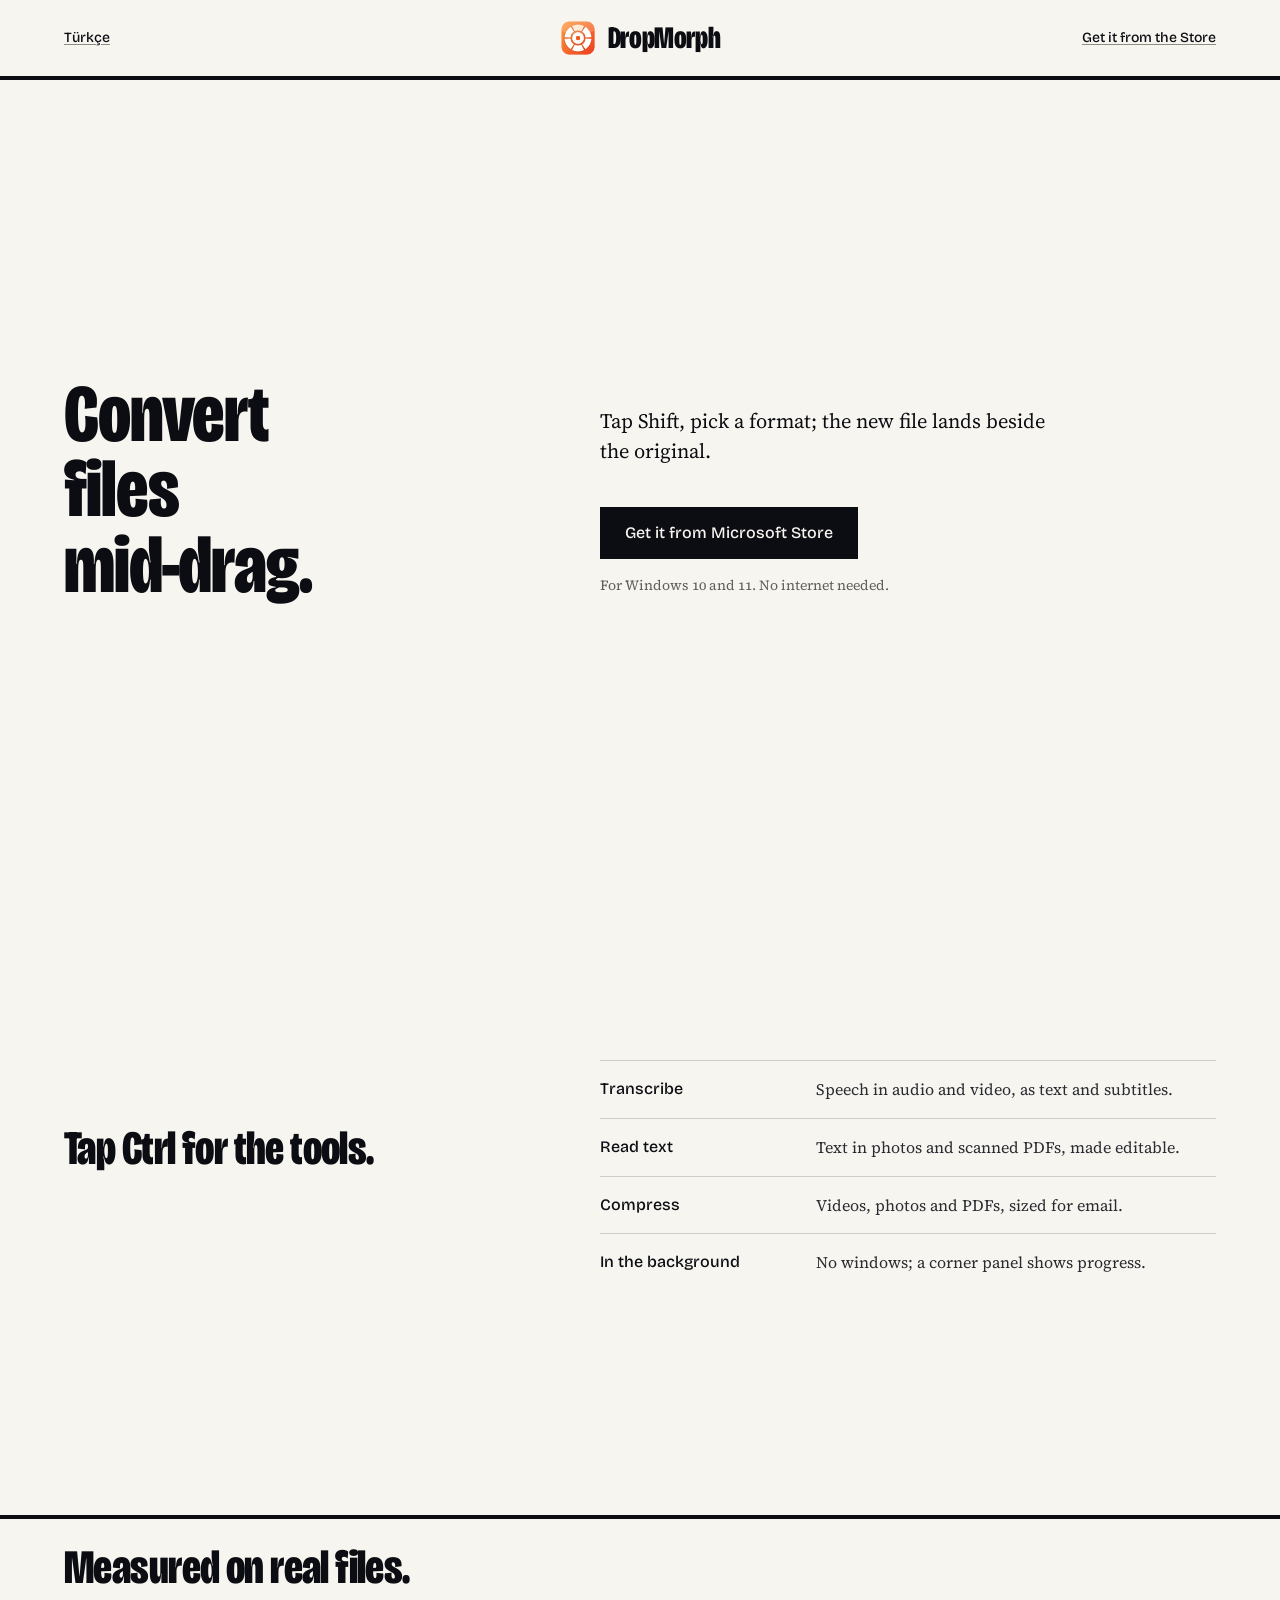
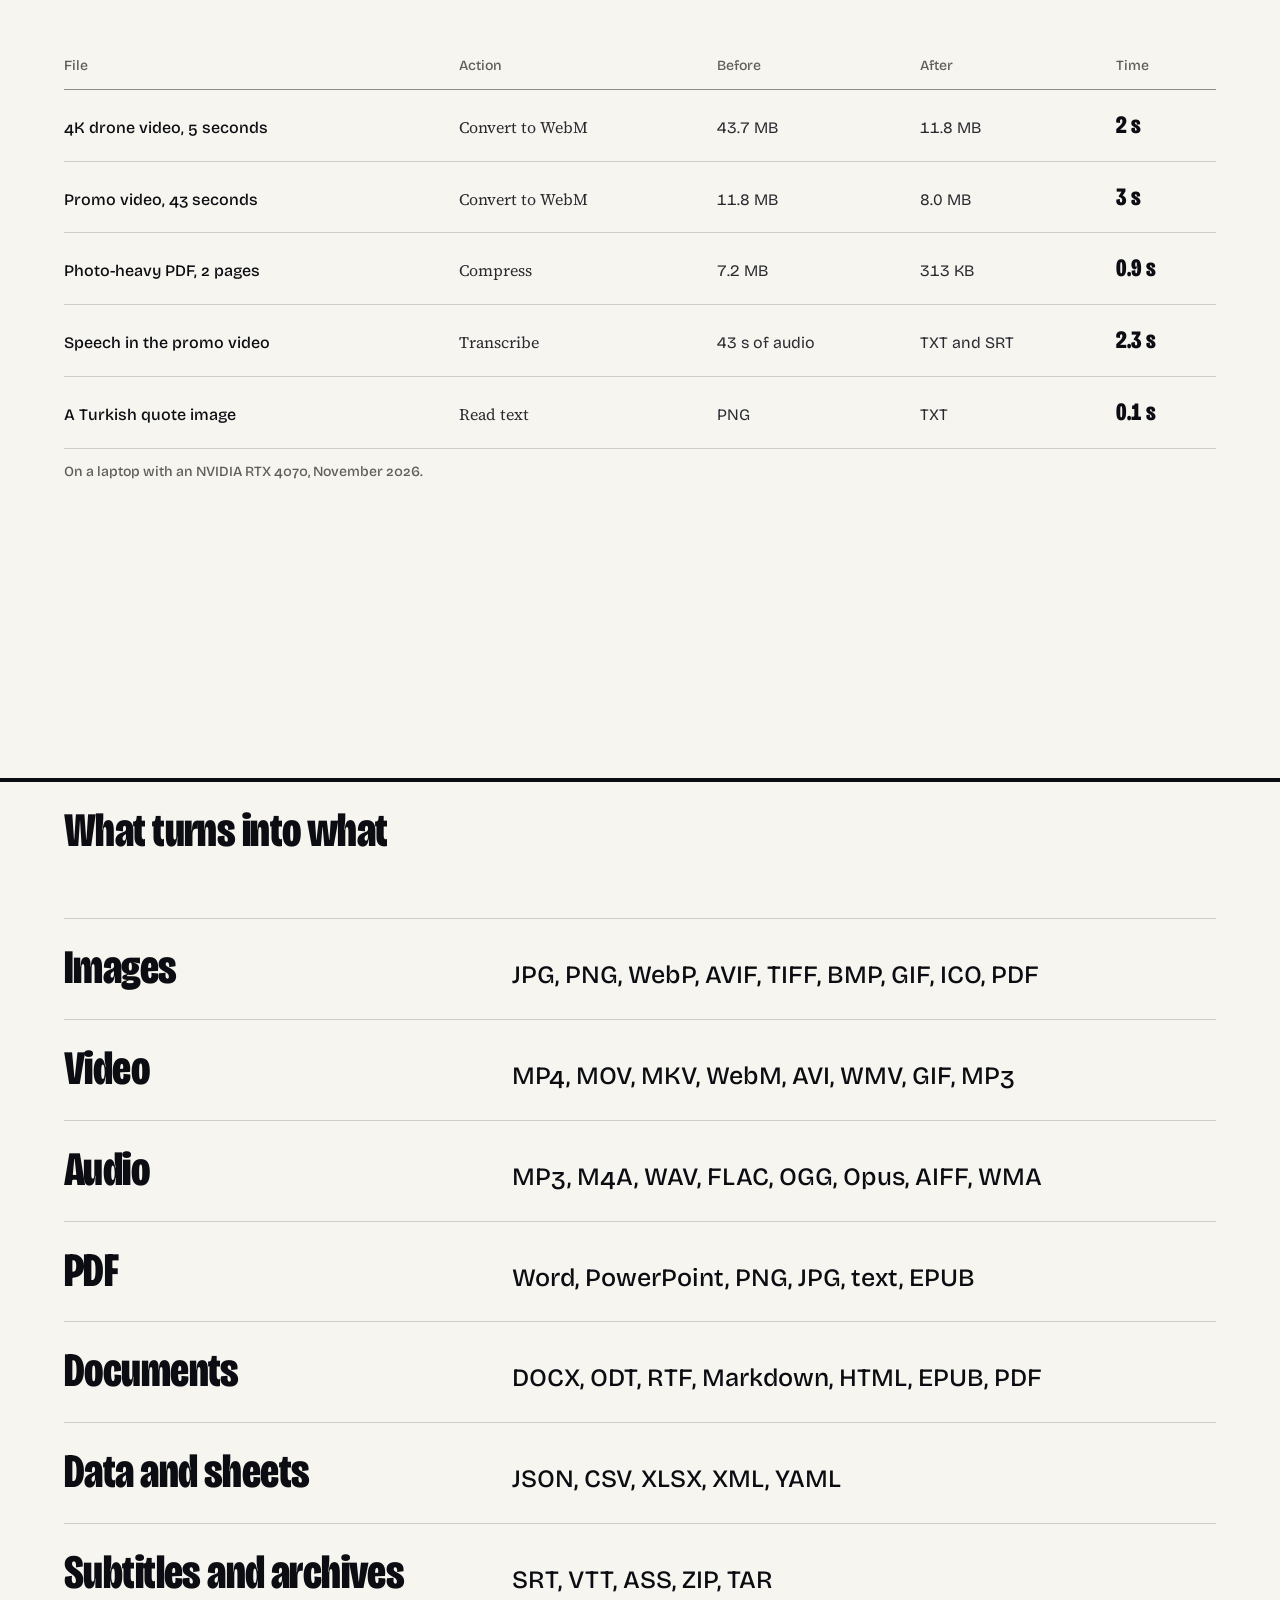
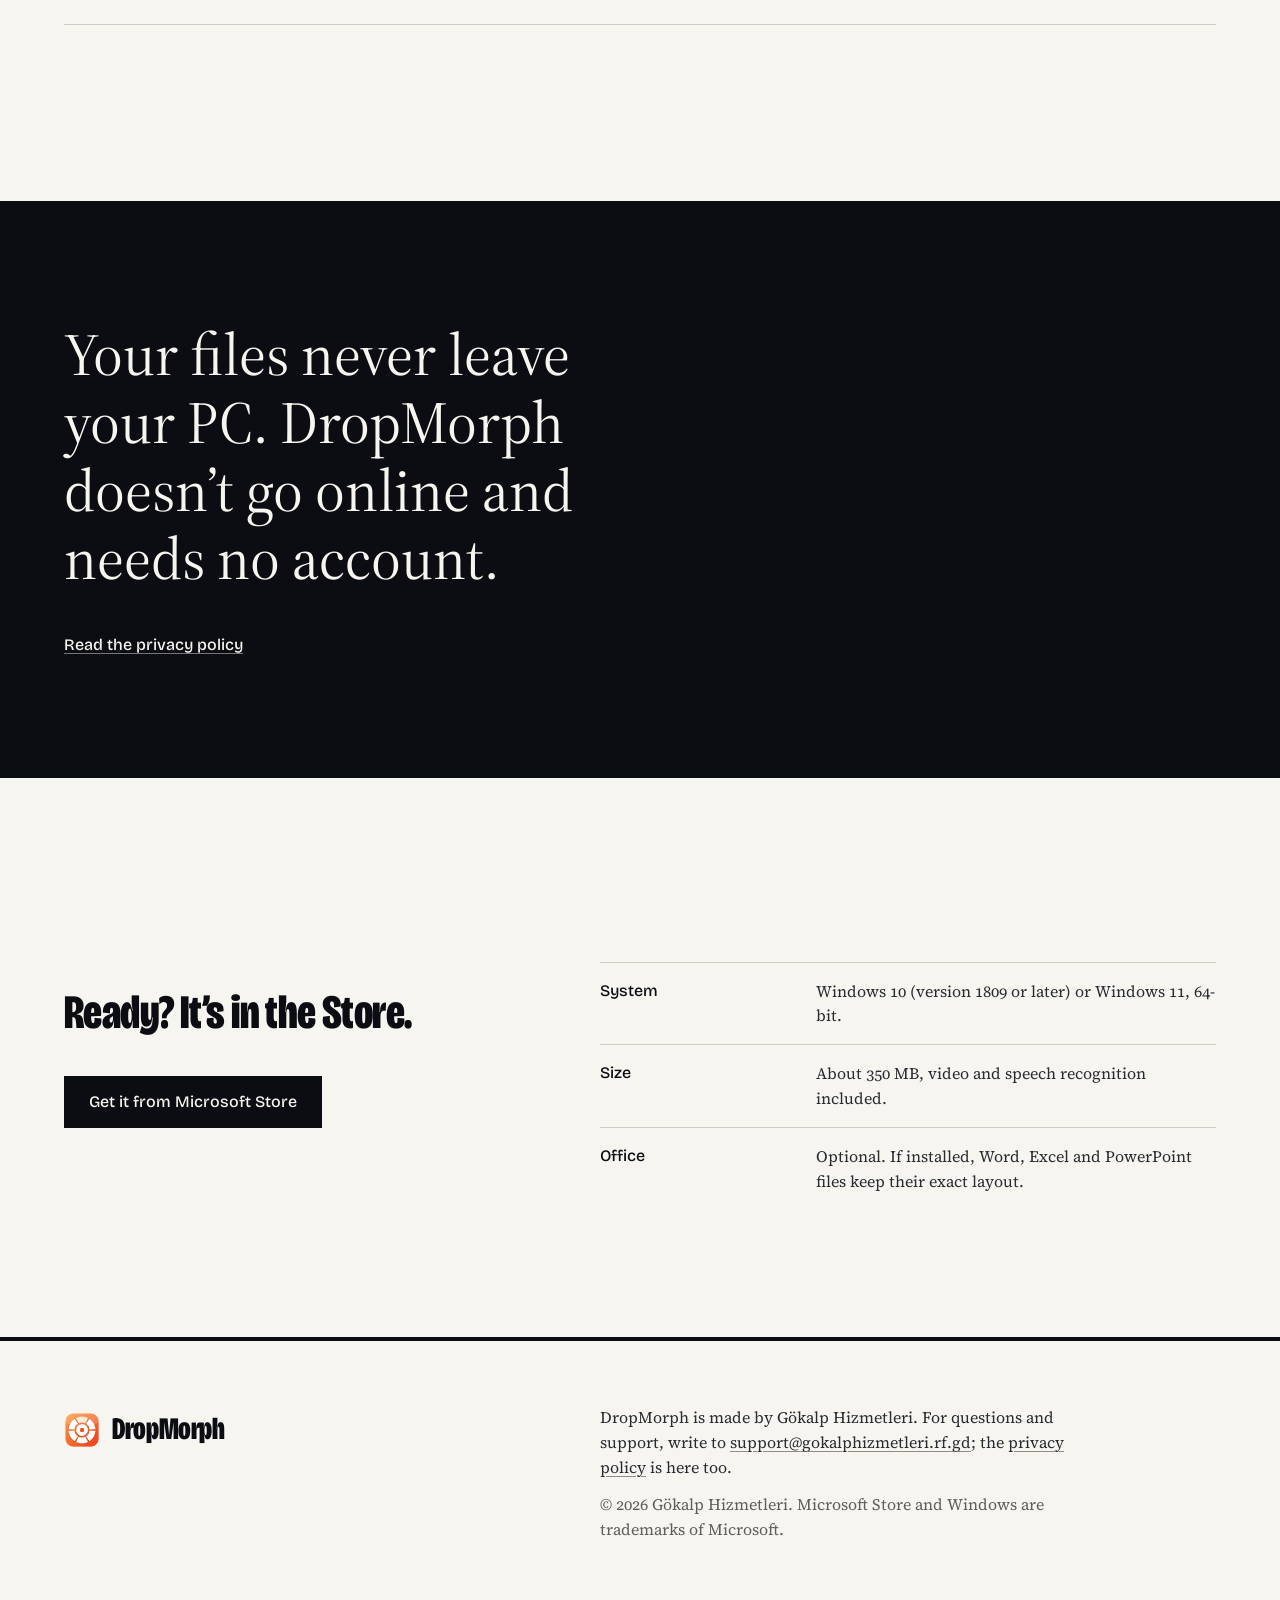
<file: index.html>
<!doctype html>
<html lang="tr">
<head>
<meta charset="utf-8">
<meta name="viewport" content="width=device-width, initial-scale=1">
<title>DropMorph: sürükle, Shift’e dokun, dönüştür</title>
<meta name="description" content="DropMorph, Windows için çevrimdışı dosya dönüştürücü: dosyayı sürüklerken Shift’e dokun, formatı seç, yenisi aynı klasöre gelir.">
<link rel="icon" href="img/icon.png">
<link rel="alternate" hreflang="tr" href="./">
<link rel="alternate" hreflang="en" href="en/">
<link rel="preconnect" href="https://fonts.googleapis.com">
<link rel="preconnect" href="https://fonts.gstatic.com" crossorigin>
<link href="https://fonts.googleapis.com/css2?family=Bricolage+Grotesque:opsz,wdth,wght@12..96,75..100,500..800&family=Source+Serif+4:ital,opsz,wght@0,8..60,400;1,8..60,400&display=swap" rel="stylesheet">
<link rel="stylesheet" href="site.css">
<script>
  // Türkçe olmayan tarayıcıları İngilizce sayfaya yönlendir (bir kez seçim yapıldıysa ona uy)
  try {
    var pick = localStorage.getItem('dm-lang');
    if (pick === 'en' || (!pick && !/^tr\b/i.test(navigator.language || ''))) location.replace('en/');
  } catch (e) {}
</script>
</head>
<body>
<a class="skip" href="#main">İçeriğe geç</a>

<header class="masthead">
  <nav class="container" aria-label="Ana menü">
    <a href="en/" hreflang="en" lang="en" data-lang="en">English</a>
    <a class="wordmark" href="./" aria-label="DropMorph ana sayfa"><img src="img/icon.png" width="36" height="36" alt="">DropMorph</a>
    <a class="masthead__end" href="https://apps.microsoft.com/detail/9NZP9TCX924Z">Store’dan al</a>
  </nav>
</header>

<main id="main">
  <section class="hero">
    <div class="container hero__grid">
      <h1>Dosyayı<br>sürüklerken<br>dönüştür.</h1>
      <div class="hero__side">
        <p class="lead">Shift’e dokun, formatı seç; yeni dosya aynı klasöre gelir.</p>
        <div class="hero__actions">
          <a class="btn" href="https://apps.microsoft.com/detail/9NZP9TCX924Z">Microsoft Store’dan al</a>
        </div>
        <p class="hero__note">Windows 10 ve 11 için. İnternet gerekmez.</p>
      </div>
    </div>
  </section>

  <section class="section section--s" aria-labelledby="tools">
    <div class="container split">
      <div>
        <h2 id="tools">Ctrl’ye dokun, araçlar açılır.</h2>
      </div>
      <dl class="facts">
          <div><dt>Yazıya dök</dt><dd>Ses ve videodaki konuşma, metin ve SRT altyazı olarak.</dd></div>
          <div><dt>Metni oku</dt><dd>Fotoğraftaki ve taranmış PDF’teki yazı, düzenlenebilir metin olarak.</dd></div>
          <div><dt>Sıkıştır</dt><dd>E-postaya sığmayan videolar, fotoğraflar ve PDF’ler için.</dd></div>
        <div><dt>Arka planda</dt><dd>Pencere açılmaz; köşedeki küçük panel ilerlemeyi gösterir.</dd></div>
      </dl>
    </div>
  </section>

  <section class="section section--s" aria-labelledby="measured">
    <div class="container opens">
      <h2 id="measured">Gerçek dosyalarla ölçtük.</h2>
      <div class="table-wrap">
        <table class="measure">
          <thead><tr><th scope="col">Dosya</th><th scope="col">İşlem</th><th scope="col">Önce</th><th scope="col">Sonra</th><th scope="col">Süre</th></tr></thead>
          <tbody>
            <tr><td>4K drone videosu, 5 saniye</td><td>WebM’e çevir</td><td class="num">43,7 MB</td><td class="num">11,8 MB</td><td class="num num--strong">2 sn</td></tr>
            <tr><td>Tanıtım videosu, 43 saniye</td><td>WebM’e çevir</td><td class="num">11,8 MB</td><td class="num">8,0 MB</td><td class="num num--strong">3 sn</td></tr>
            <tr><td>Fotoğraflı PDF, 2 sayfa</td><td>Sıkıştır</td><td class="num">7,2 MB</td><td class="num">313 KB</td><td class="num num--strong">0,9 sn</td></tr>
            <tr><td>Tanıtım videosundaki konuşma</td><td>Yazıya dök</td><td class="num">43 sn ses</td><td class="num">TXT ve SRT</td><td class="num num--strong">2,3 sn</td></tr>
            <tr><td>Türkçe bir teklif görseli</td><td>Metni oku</td><td class="num">PNG</td><td class="num">TXT</td><td class="num num--strong">0,1 sn</td></tr>
          </tbody>
        </table>
      </div>
      <p class="caption">NVIDIA RTX 4070’li bir dizüstü bilgisayarda, Kasım 2026.</p>
    </div>
  </section>


  <section class="section section--l" aria-labelledby="formats">
    <div class="container opens">
      <h2 id="formats">Neyi neye çevirir</h2>
      <ul class="index">
        <li><h3>Görsel</h3><p>JPG, PNG, WebP, AVIF, TIFF, BMP, GIF, ICO, PDF</p></li>
        <li><h3>Video</h3><p>MP4, MOV, MKV, WebM, AVI, WMV, GIF, MP3</p></li>
        <li><h3>Ses</h3><p>MP3, M4A, WAV, FLAC, OGG, Opus, AIFF, WMA</p></li>
        <li><h3>PDF</h3><p>Word, PowerPoint, PNG, JPG, metin, EPUB</p></li>
        <li><h3>Belge</h3><p>DOCX, ODT, RTF, Markdown, HTML, EPUB, PDF</p></li>
        <li><h3>Veri ve tablo</h3><p>JSON, CSV, XLSX, XML, YAML</p></li>
        <li><h3>Altyazı ve arşiv</h3><p>SRT, VTT, ASS, ZIP, TAR</p></li>
      </ul>
    </div>
  </section>

  <section class="band section--s" aria-label="Gizlilik">
    <div class="container">
      <p class="statement">Dosyaların bilgisayarından hiç çıkmaz. DropMorph internete bağlanmaz, hesap istemez.</p>
      <p class="band__link"><a href="gizlilik/">Gizlilik politikasını oku</a></p>
    </div>
  </section>

  <section class="section" aria-labelledby="get">
    <div class="container split">
      <div>
        <h2 id="get">Hazırsan, Store’da.</h2>
        <div class="hero__actions">
          <a class="btn" href="https://apps.microsoft.com/detail/9NZP9TCX924Z">Microsoft Store’dan al</a>
        </div>
      </div>
      <dl class="facts">
          <div><dt>Sistem</dt><dd>Windows 10 (1809 ve sonrası) ya da Windows 11, 64 bit.</dd></div>
          <div><dt>Boyut</dt><dd>Yaklaşık 350 MB; video ve konuşma tanıma dahil.</dd></div>
          <div><dt>Office</dt><dd>İsteğe bağlı. Kuruluysa Word, Excel ve PowerPoint birebir düzenle çevrilir.</dd></div>
      </dl>
    </div>
  </section>
</main>

<footer class="colophon">
  <div class="container">
    <a class="wordmark" href="./" aria-label="DropMorph ana sayfa"><img src="img/icon.png" width="36" height="36" alt="">DropMorph</a>
    <div>
      <p>DropMorph, Gökalp Hizmetleri’nin ürünüdür. Sorular ve destek için <a href="mailto:support@gokalphizmetleri.rf.gd">support@gokalphizmetleri.rf.gd</a> adresine yaz; <a href="gizlilik/">gizlilik politikası</a> da burada.</p>
      <p>© 2026 Gökalp Hizmetleri. Microsoft Store ve Windows, Microsoft’un ticari markalarıdır.</p>
    </div>
  </div>
</footer>

<script>
  document.querySelectorAll('[data-lang]').forEach(function (a) {
    a.addEventListener('click', function () { try { localStorage.setItem('dm-lang', a.dataset.lang); } catch (e) {} });
  });
</script>
</body>
</html>
</file>
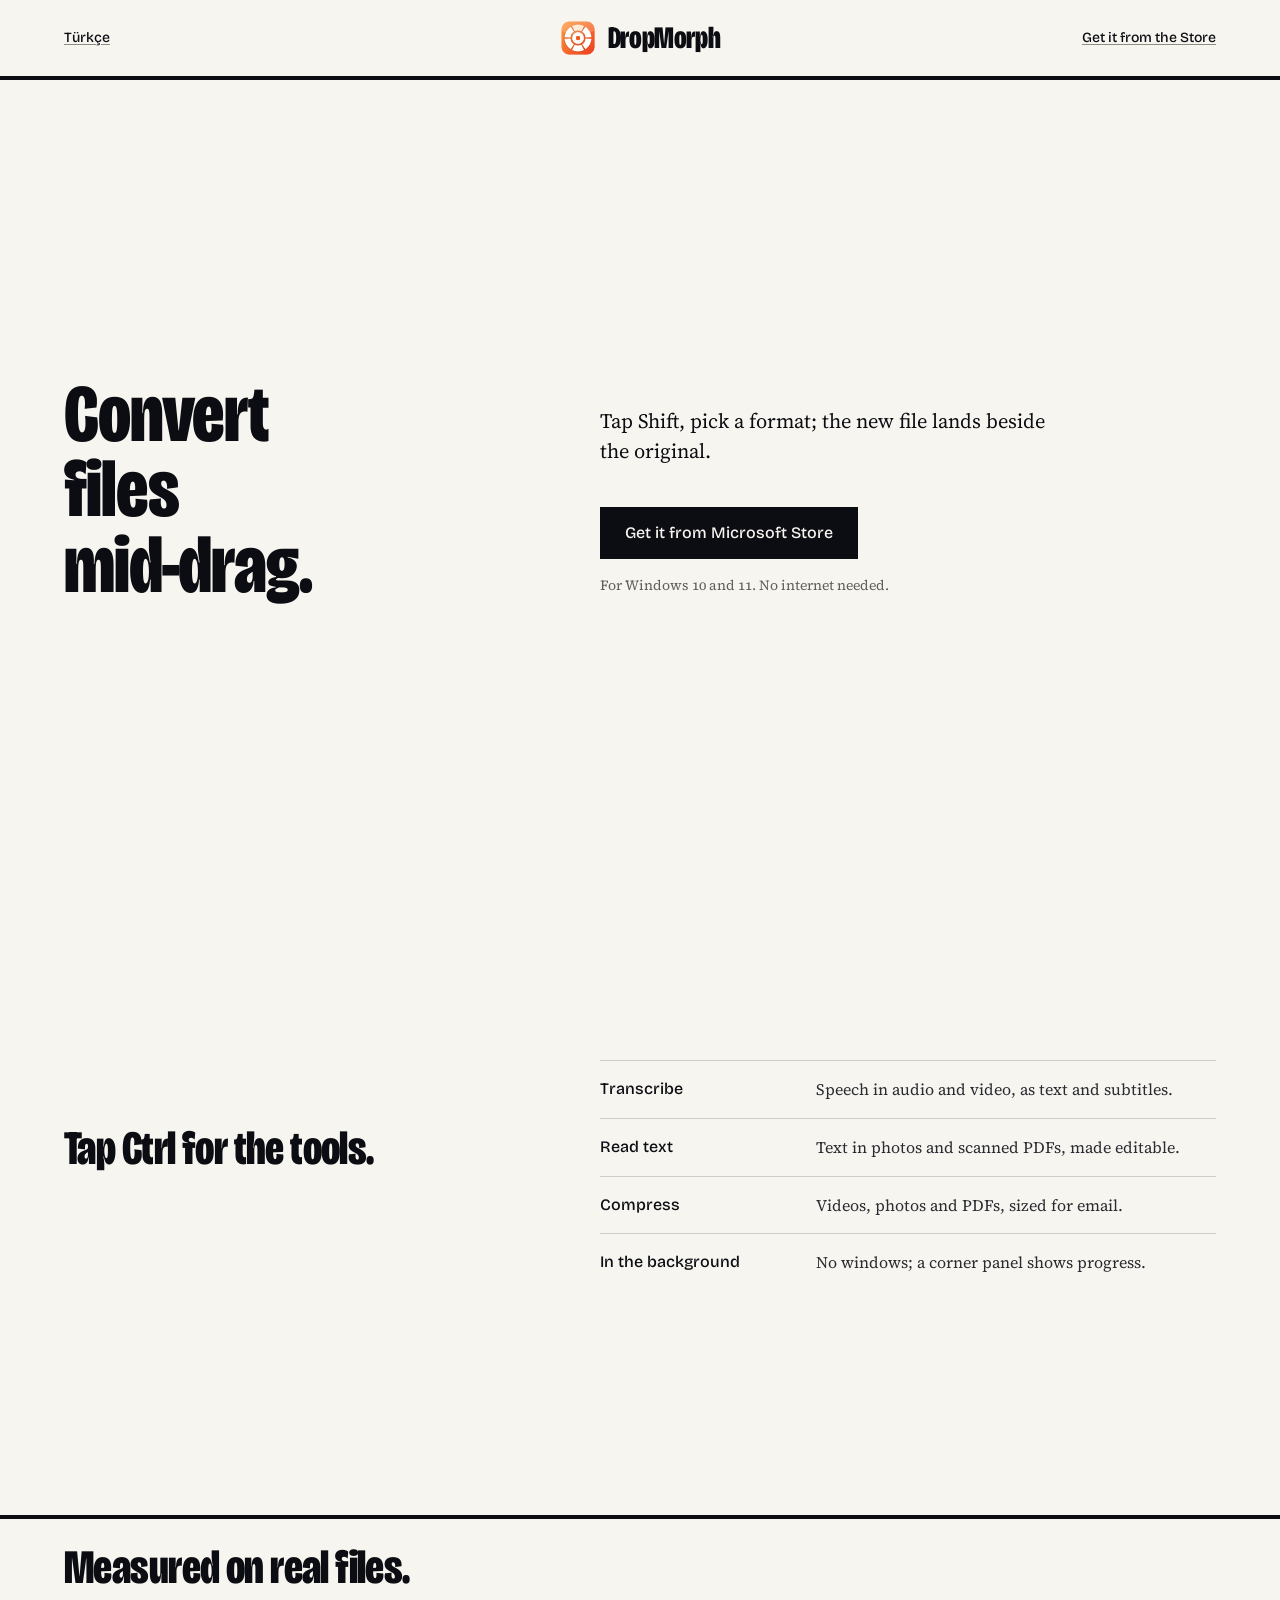
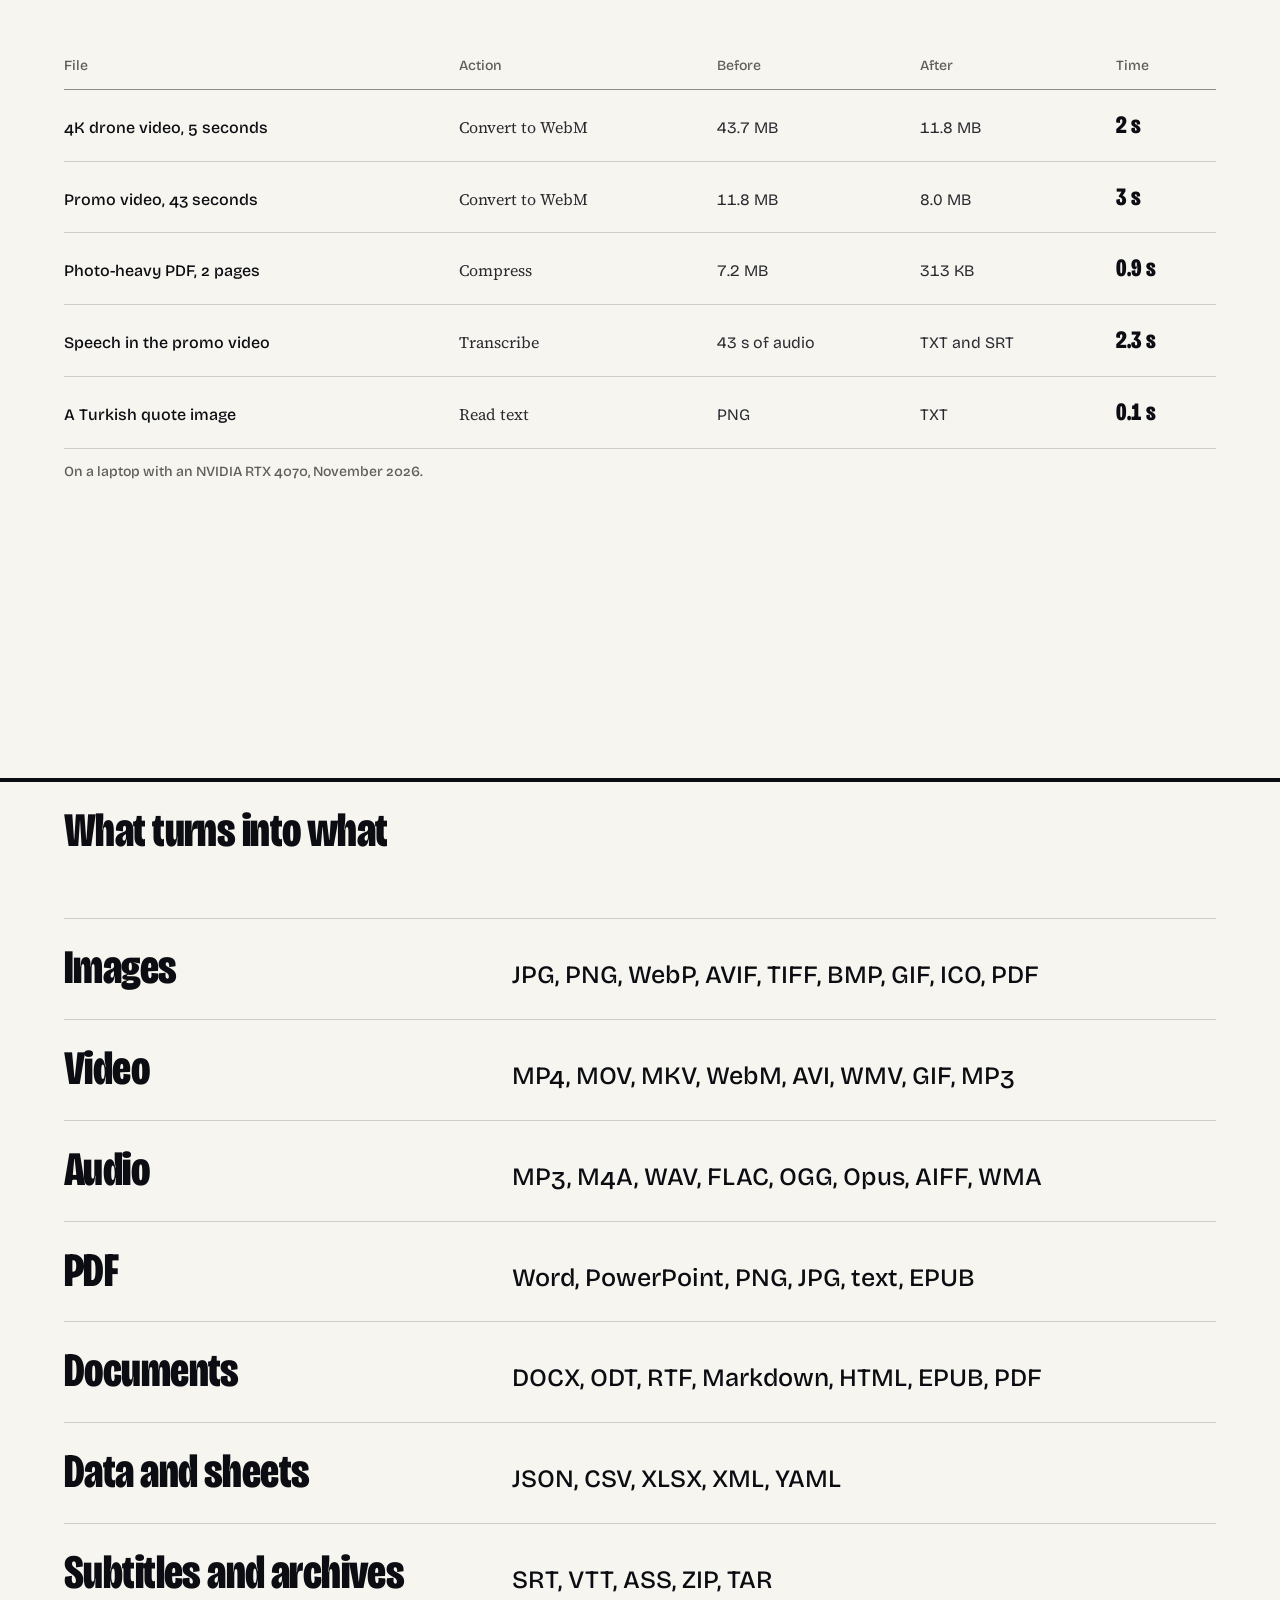
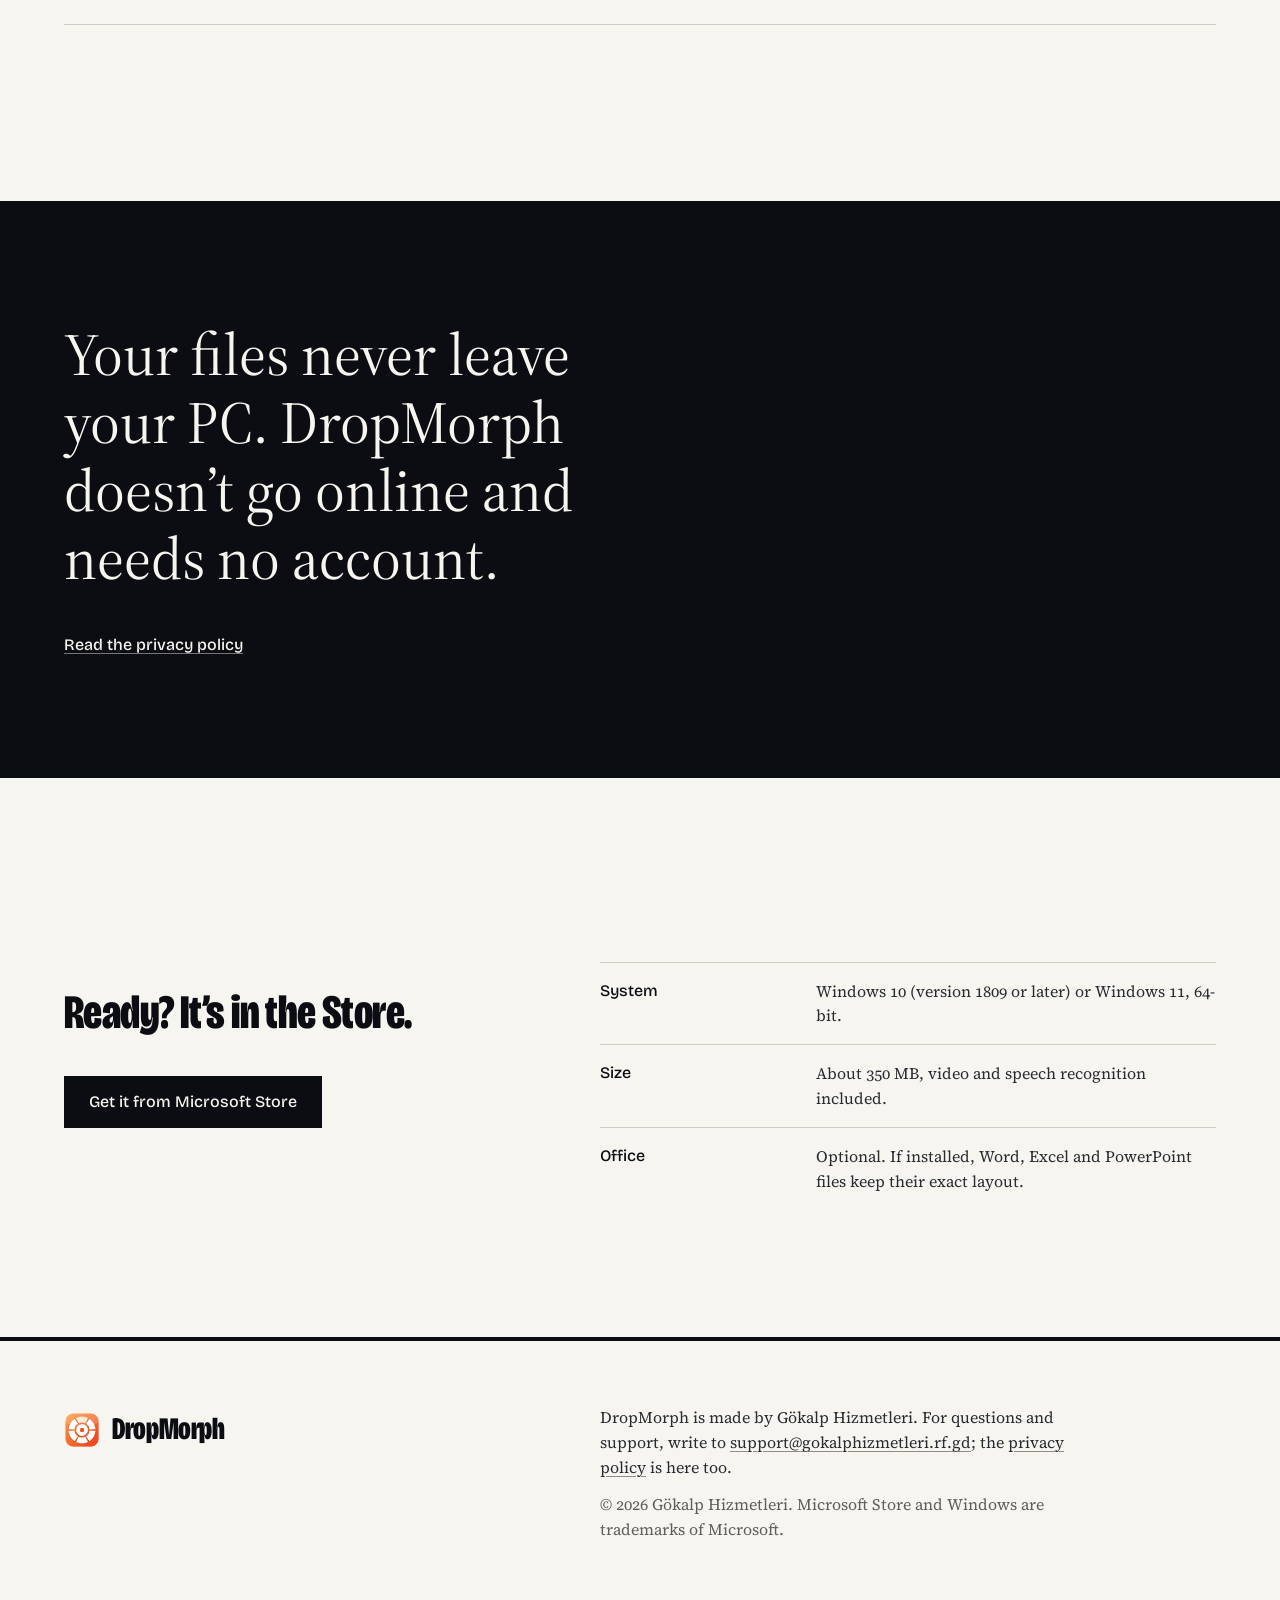
<file: en/index.html>
<!doctype html>
<html lang="en">
<head>
<meta charset="utf-8">
<meta name="viewport" content="width=device-width, initial-scale=1">
<title>DropMorph: drag, tap Shift, convert</title>
<meta name="description" content="DropMorph is an offline file converter for Windows: tap Shift while dragging a file, pick a format, and the new file lands in the same folder.">
<link rel="icon" href="../img/icon.png">
<link rel="alternate" hreflang="tr" href="../">
<link rel="alternate" hreflang="en" href="./">
<link rel="preconnect" href="https://fonts.googleapis.com">
<link rel="preconnect" href="https://fonts.gstatic.com" crossorigin>
<link href="https://fonts.googleapis.com/css2?family=Bricolage+Grotesque:opsz,wdth,wght@12..96,75..100,500..800&family=Source+Serif+4:ital,opsz,wght@0,8..60,400;1,8..60,400&display=swap" rel="stylesheet">
<link rel="stylesheet" href="../site.css">
</head>
<body>
<a class="skip" href="#main">Skip to content</a>

<header class="masthead">
  <nav class="container" aria-label="Main">
    <a href="../" hreflang="tr" lang="tr" data-lang="tr">Türkçe</a>
    <a class="wordmark" href="./" aria-label="DropMorph home"><img src="../img/icon.png" width="36" height="36" alt="">DropMorph</a>
    <a class="masthead__end" href="https://apps.microsoft.com/detail/9NZP9TCX924Z">Get it from the Store</a>
  </nav>
</header>

<main id="main">
  <section class="hero">
    <div class="container hero__grid">
      <h1>Convert<br>files<br>mid-drag.</h1>
      <div class="hero__side">
        <p class="lead">Tap Shift, pick a format; the new file lands beside the original.</p>
        <div class="hero__actions">
          <a class="btn" href="https://apps.microsoft.com/detail/9NZP9TCX924Z">Get it from Microsoft Store</a>
        </div>
        <p class="hero__note">For Windows 10 and 11. No internet needed.</p>
      </div>
    </div>
  </section>

  <section class="section section--s" aria-labelledby="tools">
    <div class="container split">
      <div>
        <h2 id="tools">Tap Ctrl for the tools.</h2>
      </div>
      <dl class="facts">
          <div><dt>Transcribe</dt><dd>Speech in audio and video, as text and subtitles.</dd></div>
          <div><dt>Read text</dt><dd>Text in photos and scanned PDFs, made editable.</dd></div>
          <div><dt>Compress</dt><dd>Videos, photos and PDFs, sized for email.</dd></div>
        <div><dt>In the background</dt><dd>No windows; a corner panel shows progress.</dd></div>
      </dl>
    </div>
  </section>

  <section class="section section--s" aria-labelledby="measured">
    <div class="container opens">
      <h2 id="measured">Measured on real files.</h2>
      <div class="table-wrap">
        <table class="measure">
          <thead><tr><th scope="col">File</th><th scope="col">Action</th><th scope="col">Before</th><th scope="col">After</th><th scope="col">Time</th></tr></thead>
          <tbody>
            <tr><td>4K drone video, 5 seconds</td><td>Convert to WebM</td><td class="num">43.7 MB</td><td class="num">11.8 MB</td><td class="num num--strong">2 s</td></tr>
            <tr><td>Promo video, 43 seconds</td><td>Convert to WebM</td><td class="num">11.8 MB</td><td class="num">8.0 MB</td><td class="num num--strong">3 s</td></tr>
            <tr><td>Photo-heavy PDF, 2 pages</td><td>Compress</td><td class="num">7.2 MB</td><td class="num">313 KB</td><td class="num num--strong">0.9 s</td></tr>
            <tr><td>Speech in the promo video</td><td>Transcribe</td><td class="num">43 s of audio</td><td class="num">TXT and SRT</td><td class="num num--strong">2.3 s</td></tr>
            <tr><td>A Turkish quote image</td><td>Read text</td><td class="num">PNG</td><td class="num">TXT</td><td class="num num--strong">0.1 s</td></tr>
          </tbody>
        </table>
      </div>
      <p class="caption">On a laptop with an NVIDIA RTX 4070, November 2026.</p>
    </div>
  </section>


  <section class="section section--l" aria-labelledby="formats">
    <div class="container opens">
      <h2 id="formats">What turns into what</h2>
      <ul class="index">
        <li><h3>Images</h3><p>JPG, PNG, WebP, AVIF, TIFF, BMP, GIF, ICO, PDF</p></li>
        <li><h3>Video</h3><p>MP4, MOV, MKV, WebM, AVI, WMV, GIF, MP3</p></li>
        <li><h3>Audio</h3><p>MP3, M4A, WAV, FLAC, OGG, Opus, AIFF, WMA</p></li>
        <li><h3>PDF</h3><p>Word, PowerPoint, PNG, JPG, text, EPUB</p></li>
        <li><h3>Documents</h3><p>DOCX, ODT, RTF, Markdown, HTML, EPUB, PDF</p></li>
        <li><h3>Data and sheets</h3><p>JSON, CSV, XLSX, XML, YAML</p></li>
        <li><h3>Subtitles and archives</h3><p>SRT, VTT, ASS, ZIP, TAR</p></li>
      </ul>
    </div>
  </section>

  <section class="band section--s" aria-label="Privacy">
    <div class="container">
      <p class="statement">Your files never leave your PC. DropMorph doesn’t go online and needs no account.</p>
      <p class="band__link"><a href="privacy/">Read the privacy policy</a></p>
    </div>
  </section>

  <section class="section" aria-labelledby="get">
    <div class="container split">
      <div>
        <h2 id="get">Ready? It’s in the Store.</h2>
        <div class="hero__actions">
          <a class="btn" href="https://apps.microsoft.com/detail/9NZP9TCX924Z">Get it from Microsoft Store</a>
        </div>
      </div>
      <dl class="facts">
          <div><dt>System</dt><dd>Windows 10 (version 1809 or later) or Windows 11, 64-bit.</dd></div>
          <div><dt>Size</dt><dd>About 350 MB, video and speech recognition included.</dd></div>
          <div><dt>Office</dt><dd>Optional. If installed, Word, Excel and PowerPoint files keep their exact layout.</dd></div>
      </dl>
    </div>
  </section>
</main>

<footer class="colophon">
  <div class="container">
    <a class="wordmark" href="./" aria-label="DropMorph home"><img src="../img/icon.png" width="36" height="36" alt="">DropMorph</a>
    <div>
      <p>DropMorph is made by Gökalp Hizmetleri. For questions and support, write to <a href="mailto:support@gokalphizmetleri.rf.gd">support@gokalphizmetleri.rf.gd</a>; the <a href="privacy/">privacy policy</a> is here too.</p>
      <p>© 2026 Gökalp Hizmetleri. Microsoft Store and Windows are trademarks of Microsoft.</p>
    </div>
  </div>
</footer>

<script>
  document.querySelectorAll('[data-lang]').forEach(function (a) {
    a.addEventListener('click', function () { try { localStorage.setItem('dm-lang', a.dataset.lang); } catch (e) {} });
  });
</script>
</body>
</html>
</file>
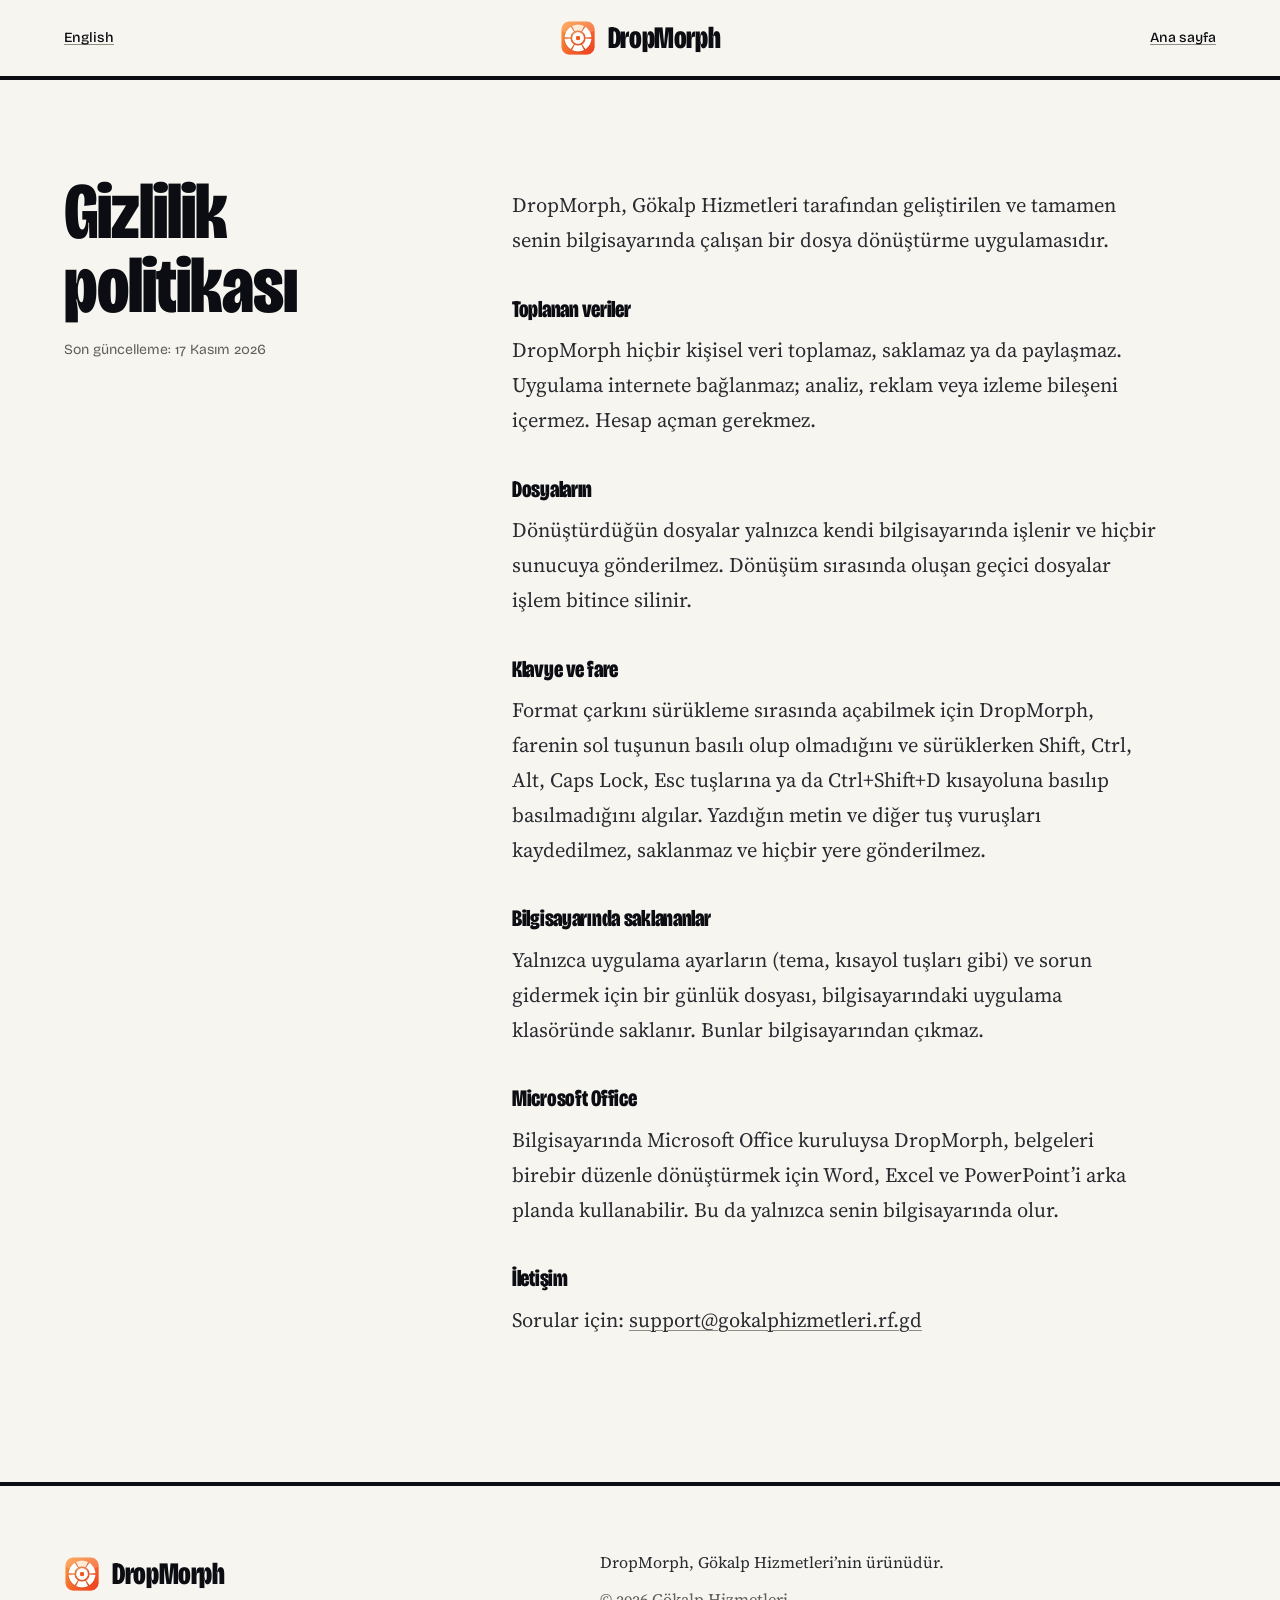
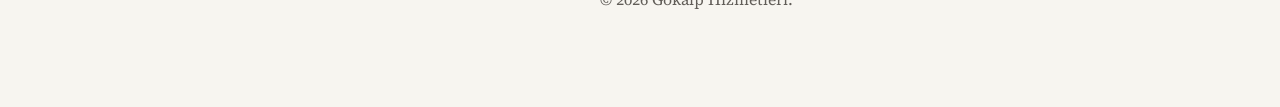
<file: gizlilik/index.html>
<!doctype html>
<html lang="tr">
<head>
<meta charset="utf-8">
<meta name="viewport" content="width=device-width, initial-scale=1">
<title>DropMorph gizlilik politikası</title>
<meta name="description" content="DropMorph hiçbir kişisel veri toplamaz; dosyalar yalnızca kendi bilgisayarında işlenir.">
<link rel="icon" href="../img/icon.png">
<link rel="alternate" hreflang="tr" href="./">
<link rel="alternate" hreflang="en" href="../en/privacy/">
<link rel="preconnect" href="https://fonts.googleapis.com">
<link rel="preconnect" href="https://fonts.gstatic.com" crossorigin>
<link href="https://fonts.googleapis.com/css2?family=Bricolage+Grotesque:opsz,wdth,wght@12..96,75..100,500..800&family=Source+Serif+4:ital,opsz,wght@0,8..60,400;1,8..60,400&display=swap" rel="stylesheet">
<link rel="stylesheet" href="../site.css">
</head>
<body>
<a class="skip" href="#main">İçeriğe geç</a>
<header class="masthead">
  <nav class="container" aria-label="Ana menü">
    <a href="../en/privacy/" hreflang="en" lang="en">English</a>
    <a class="wordmark" href="../" aria-label="DropMorph ana sayfa"><img src="../img/icon.png" width="36" height="36" alt="">DropMorph</a>
    <a class="masthead__end" href="../">Ana sayfa</a>
  </nav>
</header>

<main id="main" class="doc">
  <div class="container">
    <div>
      <h1>Gizlilik politikası</h1>
      <time datetime="2026-11-17">Son güncelleme: 17 Kasım 2026</time>
    </div>
    <article>
      <p>DropMorph, Gökalp Hizmetleri tarafından geliştirilen ve tamamen senin bilgisayarında çalışan bir dosya dönüştürme uygulamasıdır.</p>

      <h2>Toplanan veriler</h2>
      <p>DropMorph hiçbir kişisel veri toplamaz, saklamaz ya da paylaşmaz. Uygulama internete bağlanmaz; analiz, reklam veya izleme bileşeni içermez. Hesap açman gerekmez.</p>

      <h2>Dosyaların</h2>
      <p>Dönüştürdüğün dosyalar yalnızca kendi bilgisayarında işlenir ve hiçbir sunucuya gönderilmez. Dönüşüm sırasında oluşan geçici dosyalar işlem bitince silinir.</p>

      <h2>Klavye ve fare</h2>
      <p>Format çarkını sürükleme sırasında açabilmek için DropMorph, farenin sol tuşunun basılı olup olmadığını ve sürüklerken Shift, Ctrl, Alt, Caps Lock, Esc tuşlarına ya da Ctrl+Shift+D kısayoluna basılıp basılmadığını algılar. Yazdığın metin ve diğer tuş vuruşları kaydedilmez, saklanmaz ve hiçbir yere gönderilmez.</p>

      <h2>Bilgisayarında saklananlar</h2>
      <p>Yalnızca uygulama ayarların (tema, kısayol tuşları gibi) ve sorun gidermek için bir günlük dosyası, bilgisayarındaki uygulama klasöründe saklanır. Bunlar bilgisayarından çıkmaz.</p>

      <h2>Microsoft Office</h2>
      <p>Bilgisayarında Microsoft Office kuruluysa DropMorph, belgeleri birebir düzenle dönüştürmek için Word, Excel ve PowerPoint’i arka planda kullanabilir. Bu da yalnızca senin bilgisayarında olur.</p>

      <h2>İletişim</h2>
      <p>Sorular için: <a href="mailto:support@gokalphizmetleri.rf.gd">support@gokalphizmetleri.rf.gd</a></p>
    </article>
  </div>
</main>

<footer class="colophon">
  <div class="container">
    <a class="wordmark" href="../" aria-label="DropMorph ana sayfa"><img src="../img/icon.png" width="36" height="36" alt="">DropMorph</a>
    <div>
      <p>DropMorph, Gökalp Hizmetleri’nin ürünüdür.</p>
      <p>© 2026 Gökalp Hizmetleri.</p>
    </div>
  </div>
</footer>
</body>
</html>
</file>
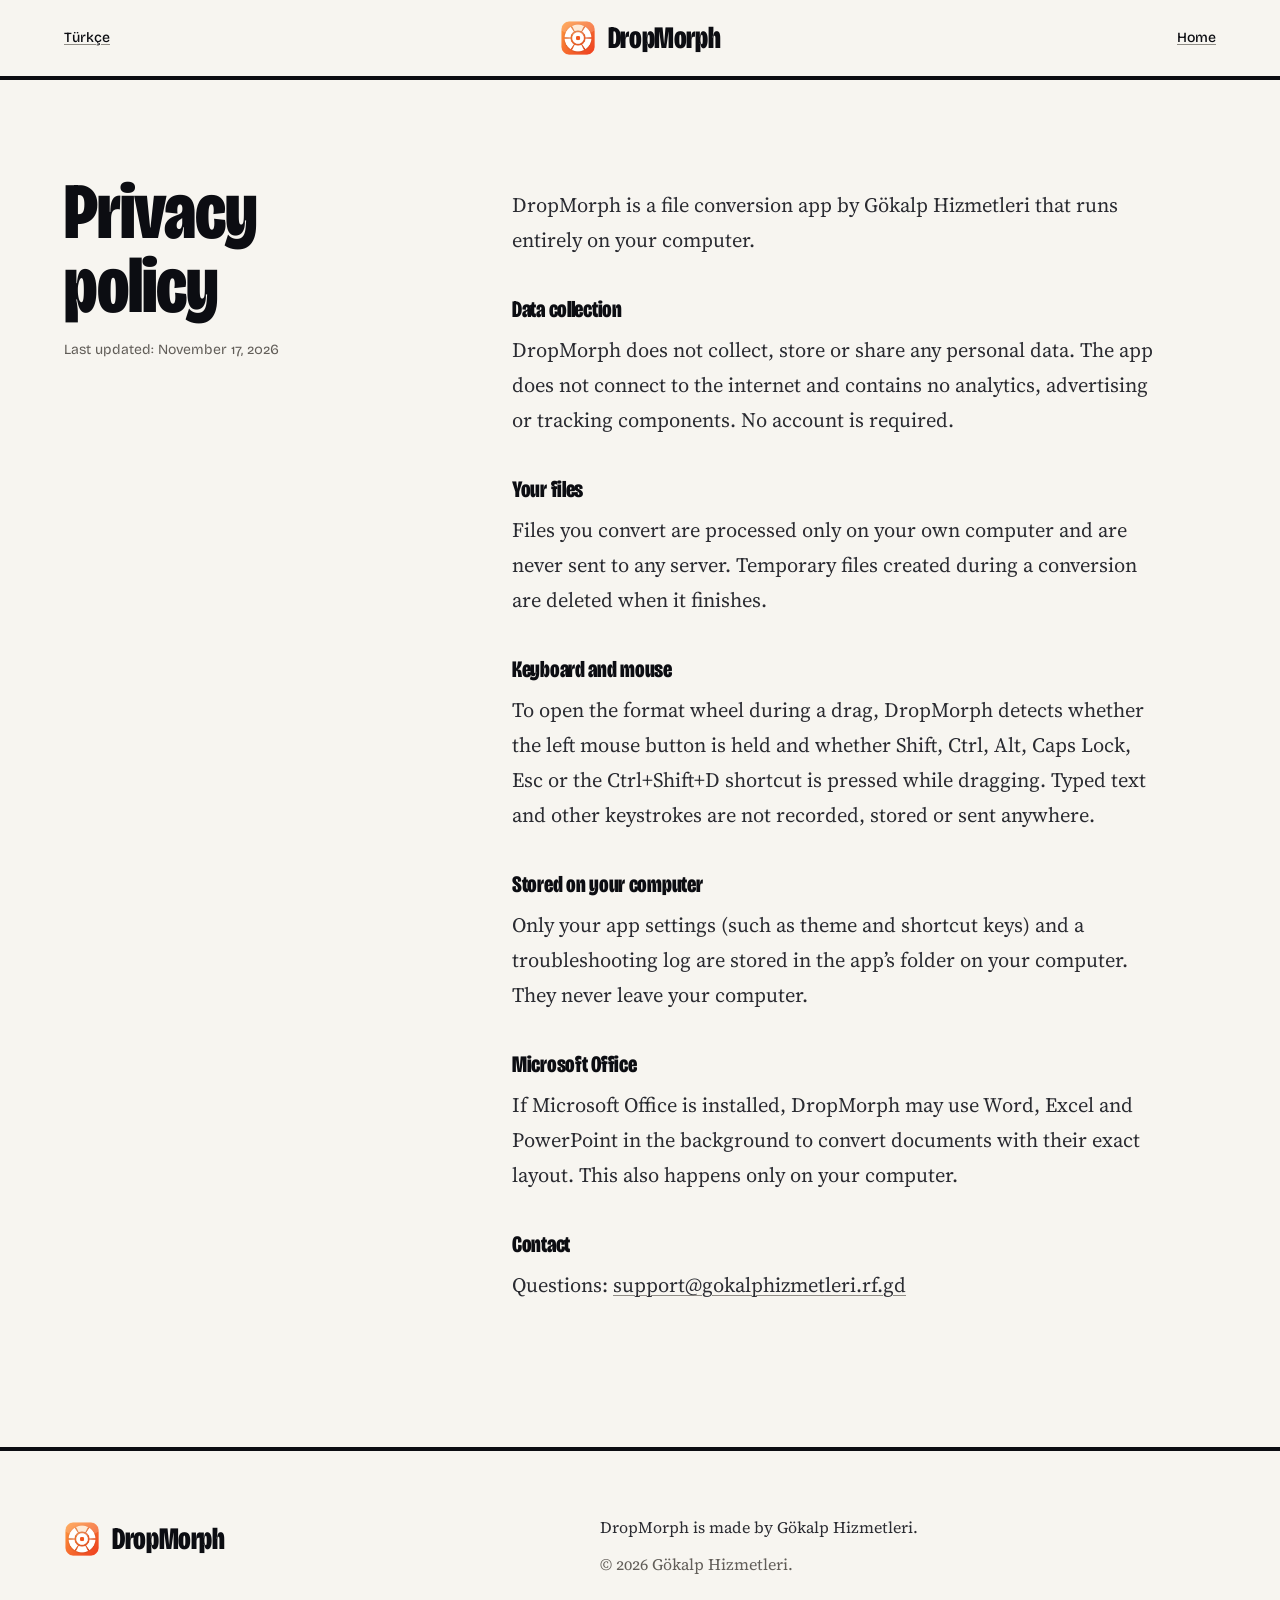
<file: en/privacy/index.html>
<!doctype html>
<html lang="en">
<head>
<meta charset="utf-8">
<meta name="viewport" content="width=device-width, initial-scale=1">
<title>DropMorph privacy policy</title>
<meta name="description" content="DropMorph collects no personal data; your files are processed only on your own computer.">
<link rel="icon" href="../../img/icon.png">
<link rel="alternate" hreflang="tr" href="../../gizlilik/">
<link rel="alternate" hreflang="en" href="./">
<link rel="preconnect" href="https://fonts.googleapis.com">
<link rel="preconnect" href="https://fonts.gstatic.com" crossorigin>
<link href="https://fonts.googleapis.com/css2?family=Bricolage+Grotesque:opsz,wdth,wght@12..96,75..100,500..800&family=Source+Serif+4:ital,opsz,wght@0,8..60,400;1,8..60,400&display=swap" rel="stylesheet">
<link rel="stylesheet" href="../../site.css">
</head>
<body>
<a class="skip" href="#main">Skip to content</a>
<header class="masthead">
  <nav class="container" aria-label="Main">
    <a href="../../gizlilik/" hreflang="tr" lang="tr">Türkçe</a>
    <a class="wordmark" href="../" aria-label="DropMorph home"><img src="../../img/icon.png" width="36" height="36" alt="">DropMorph</a>
    <a class="masthead__end" href="../">Home</a>
  </nav>
</header>

<main id="main" class="doc">
  <div class="container">
    <div>
      <h1>Privacy policy</h1>
      <time datetime="2026-11-17">Last updated: November 17, 2026</time>
    </div>
    <article>
      <p>DropMorph is a file conversion app by Gökalp Hizmetleri that runs entirely on your computer.</p>

      <h2>Data collection</h2>
      <p>DropMorph does not collect, store or share any personal data. The app does not connect to the internet and contains no analytics, advertising or tracking components. No account is required.</p>

      <h2>Your files</h2>
      <p>Files you convert are processed only on your own computer and are never sent to any server. Temporary files created during a conversion are deleted when it finishes.</p>

      <h2>Keyboard and mouse</h2>
      <p>To open the format wheel during a drag, DropMorph detects whether the left mouse button is held and whether Shift, Ctrl, Alt, Caps Lock, Esc or the Ctrl+Shift+D shortcut is pressed while dragging. Typed text and other keystrokes are not recorded, stored or sent anywhere.</p>

      <h2>Stored on your computer</h2>
      <p>Only your app settings (such as theme and shortcut keys) and a troubleshooting log are stored in the app’s folder on your computer. They never leave your computer.</p>

      <h2>Microsoft Office</h2>
      <p>If Microsoft Office is installed, DropMorph may use Word, Excel and PowerPoint in the background to convert documents with their exact layout. This also happens only on your computer.</p>

      <h2>Contact</h2>
      <p>Questions: <a href="mailto:support@gokalphizmetleri.rf.gd">support@gokalphizmetleri.rf.gd</a></p>
    </article>
  </div>
</main>

<footer class="colophon">
  <div class="container">
    <a class="wordmark" href="../" aria-label="DropMorph home"><img src="../../img/icon.png" width="36" height="36" alt="">DropMorph</a>
    <div>
      <p>DropMorph is made by Gökalp Hizmetleri.</p>
      <p>© 2026 Gökalp Hizmetleri.</p>
    </div>
  </div>
</footer>
</body>
</html>
</file>
<file: site.css>
/* Hallmark · shape: Split Studio · genre: editorial · theme: Editorial (deal 3/3, seed dropmorph-windows-drag-and-drop-offline-bbd3·f3992afb·2026-11-17·r0) · job: try · draw: 24bb3e
 * hero: Stage (swapped from Corridor: the try job wants the Store button beside the screen) · nav: masthead · footer: colophon block · imagery: screenshots 6 (the real app, captured on the page's paper) · signature: the real format wheel at full size beside the Store button
 * axes: light/display-condensed/chromatic-orange (brand anchor replaces the theme's green) · posture: restrained · contrast: pass · fold: pass · v2.0.0 */
/* Hallmark · pre-emit critique: P4 H4 E4 S5 R4 V4 · weakest: P and H, a converter page argues nothing by itself; added a table of times measured on real files so the claim can be checked */
@import url("./tokens.css");
@import url("./base.css");

/* ── type ── */
body { color: var(--color-ink-2); font-size: var(--text-lead); font-optical-sizing: auto; font-variant-numeric: oldstyle-nums; }
h1, h2, h3 { font-weight: var(--display-weight); font-variation-settings: "wdth" 75, "opsz" 96; color: var(--color-ink); font-variant-numeric: lining-nums tabular-nums; }
h1 { font-size: clamp(3.5rem, 6.4vw, 7.25rem); line-height: 0.92; }
h2 { line-height: 1; }
small, figcaption, th, nav, label, dt, .btn, .label, .caption { font-family: var(--font-display); font-weight: 500; font-variation-settings: "opsz" 12; }
.lead { margin-top: var(--space-lg); color: var(--color-ink); }
.caption { margin-top: var(--space-sm); font-size: var(--text-sm); color: var(--color-muted); }
a { text-decoration-color: var(--color-rule-2); transition: text-decoration-color var(--dur-short) var(--ease-out), color var(--dur-short) var(--ease-out); }
a:hover { text-decoration-color: var(--color-accent); }
a:focus-visible { outline: 2px solid var(--color-focus); outline-offset: 2px; }

/* ── controls ── */
.btn { display: inline-flex; align-items: center; gap: var(--space-xs); min-height: 52px; padding: 0 var(--space-lg); border: var(--rule-hair) solid var(--color-ink); border-radius: 0; background: var(--color-ink); color: var(--color-paper); font-size: var(--text-md); line-height: 1; white-space: nowrap; text-decoration: none; cursor: pointer; transition: background-color var(--dur-short) var(--ease-out), transform var(--dur-micro) var(--ease-out); }
.btn:hover { background: var(--color-ink-2); }
.btn:active { transform: translateY(1px); }
.btn:focus-visible { outline: 2px solid var(--color-focus); outline-offset: 3px; }
.btn[aria-disabled="true"] { opacity: 0.55; cursor: not-allowed; transform: none; }
.btn svg { width: 20px; height: 20px; flex-shrink: 0; }
.skip { position: absolute; left: var(--space-md); top: calc(-1 * var(--space-3xl)); z-index: var(--z-toast); padding: var(--space-xs) var(--space-md); background: var(--color-ink); color: var(--color-paper); }
.skip:focus-visible { top: var(--space-md); }

/* ── masthead ── */
.masthead { border-bottom: var(--rule-heavy) solid var(--color-ink); }
.masthead .container { display: grid; grid-template-columns: minmax(0, 1fr) auto minmax(0, 1fr); align-items: center; min-height: 76px; }
.masthead a { font-size: var(--text-sm); color: var(--color-ink); }
.masthead__end { justify-self: end; }
.wordmark { display: inline-flex; align-items: center; gap: var(--space-sm); font-family: var(--font-display); font-weight: var(--display-weight); font-variation-settings: "wdth" 75, "opsz" 96; font-size: var(--text-2xl); letter-spacing: var(--tracking-display); color: var(--color-ink); text-decoration: none; }
.wordmark img { width: 36px; height: 36px; }
.masthead .wordmark { font-size: var(--text-2xl); }

/* ── hero ── */
.hero { display: grid; align-content: center; min-height: calc(100svh - 80px); padding-block: var(--space-2xl); }
.hero__grid { display: grid; grid-template-columns: minmax(0, 5fr) minmax(0, 7fr); gap: var(--space-3xl); align-items: center; }
.hero__actions { display: flex; flex-wrap: wrap; align-items: center; gap: var(--space-md); margin-top: var(--space-xl); }
.hero__note { margin-top: var(--space-md); font-size: var(--text-sm); color: var(--color-muted); }

/* product captures: shown at their own pixel size, never upscaled */
.shot { margin: 0; justify-self: center; width: 100%; }
.shot__frame { position: relative; margin-inline: auto; background: var(--color-paper); }
.shot__frame > img { position: static; width: 100%; height: auto; object-fit: contain; filter: none; }
.shot--wheel .shot__frame { max-width: 460px; aspect-ratio: 460 / 560; }
.shot--window .shot__frame { max-width: 900px; aspect-ratio: 900 / 640; }
.shot--window .shot__frame > img { outline: 1px solid color-mix(in oklab, var(--color-ink) 8%, transparent); outline-offset: -1px; }
.shot figcaption { margin-top: var(--space-sm); text-align: center; font-size: var(--text-sm); color: var(--color-muted); }

/* ── sections ── */
.section { padding-block: var(--section-gap); }
.section--s { padding-block: var(--section-gap-s); }
.section--l { padding-block: var(--section-gap-l); }
.opens { border-top: var(--rule-heavy) solid var(--color-ink); padding-top: var(--space-lg); }
.split { display: grid; grid-template-columns: minmax(0, 5fr) minmax(0, 7fr); gap: var(--space-3xl); align-items: center; }
.split--even { grid-template-columns: minmax(0, 1fr) minmax(0, 1fr); }
.facts { margin: var(--space-xl) 0 0; display: grid; gap: var(--space-md); }
.facts > div { display: grid; grid-template-columns: minmax(0, 4fr) minmax(0, 8fr); gap: var(--space-md); padding-top: var(--space-md); border-top: var(--rule-hair) solid var(--color-rule); }
.facts dt { color: var(--color-ink); font-size: var(--text-md); }
.facts dd { margin: 0; font-size: var(--text-md); }

/* the well holding the two small windows (shown at their own size) */
.well { display: grid; justify-items: center; align-content: center; gap: var(--space-lg); min-height: 460px; padding: var(--space-xl); background: var(--color-paper-2); border-top: var(--rule-hair) solid var(--color-rule-2); }
.well [data-slot] { background: none; }
.well [data-slot] > img { position: static; width: auto; max-width: 100%; height: auto; filter: none; }

/* measured table */
.measure { width: 100%; margin-top: var(--space-2xl); border-collapse: collapse; font-size: var(--text-md); }
.measure th { padding: 0 var(--space-md) var(--space-sm) 0; text-align: left; font-size: var(--text-sm); color: var(--color-muted); border-bottom: var(--rule-hair) solid var(--color-rule-2); white-space: nowrap; }
.measure td { padding: var(--space-md) var(--space-md) var(--space-md) 0; border-bottom: var(--rule-hair) solid var(--color-rule); vertical-align: baseline; }
.measure td:first-child { color: var(--color-ink); font-family: var(--font-display); font-weight: 500; font-variation-settings: "opsz" 12; }
.measure .num { font-family: var(--font-display); font-variant-numeric: lining-nums tabular-nums; white-space: nowrap; }
.measure .num--strong { color: var(--color-ink); font-weight: var(--display-weight); font-variation-settings: "wdth" 75, "opsz" 96; font-size: var(--text-xl); }
.table-wrap { overflow-x: auto; }

/* formats index */
.index { margin: var(--space-2xl) 0 0; padding: 0; list-style: none; }
.index li { display: grid; grid-template-columns: minmax(0, 4fr) minmax(0, 8fr); gap: var(--space-3xl); align-items: baseline; padding-block: var(--space-lg); border-top: var(--rule-hair) solid var(--color-rule); }
.index li:last-child { border-bottom: var(--rule-hair) solid var(--color-rule); }
.index h3 { font-size: var(--text-section); line-height: 1; }
.index p { color: var(--color-ink); font-family: var(--font-display); font-weight: 500; font-variation-settings: "opsz" 12; font-size: var(--text-xl); }

/* the ink band: the statement */
.band { background: var(--color-ink); color: var(--color-paper); }
.statement { max-width: 24ch; font: 400 var(--text-display-s)/1.15 var(--font-body); color: var(--color-paper); text-wrap: balance; }
.band a { color: var(--color-paper); text-decoration-color: color-mix(in oklab, var(--color-paper) 45%, transparent); }
.band a:hover { text-decoration-color: var(--color-accent); }
.band__link { margin-top: var(--space-xl); font-family: var(--font-display); font-weight: 500; font-variation-settings: "opsz" 12; font-size: var(--text-md); }

/* footer colophon */
.colophon { border-top: var(--rule-heavy) solid var(--color-ink); padding-block: var(--space-2xl) var(--space-3xl); }
.colophon .container { display: grid; grid-template-columns: minmax(0, 5fr) minmax(0, 7fr); gap: var(--space-3xl); align-items: start; }
.colophon p { font-size: var(--text-md); max-width: 60ch; }
.colophon p + p { margin-top: var(--space-sm); color: var(--color-muted); }

/* privacy page */
.doc { padding-block: var(--space-3xl) var(--section-gap); }
.doc .container { display: grid; grid-template-columns: minmax(0, 4fr) minmax(0, 8fr); gap: var(--space-3xl); }
.doc h1 { font-size: var(--text-display); }
.doc article { max-width: 68ch; line-height: 1.7; }
.doc article h2 { font-size: var(--text-title); margin-top: var(--space-xl); }
.doc article p { margin-top: var(--space-sm); }
.doc time { display: block; margin-top: var(--space-md); font-family: var(--font-display); font-size: var(--text-sm); color: var(--color-muted); }

@media (max-width: 60rem) {
  .hero { min-height: 0; }
  .hero__grid, .split, .split--even, .colophon .container, .doc .container { grid-template-columns: minmax(0, 1fr); gap: var(--space-xl); }
  .index li { grid-template-columns: minmax(0, 1fr); gap: var(--space-xs); }
  .masthead .container { grid-template-columns: auto minmax(0, 1fr) auto; gap: var(--space-md); }
  .masthead .wordmark { justify-self: center; }
}
@media (max-width: 40rem) {
  .measure th:nth-child(2), .measure td:nth-child(2) { display: none; }
  .masthead__end { display: none; }
  .masthead .container { grid-template-columns: auto minmax(0, 1fr); }
  .masthead .wordmark { justify-self: end; }
}
@media (prefers-reduced-motion: reduce) {
  .btn, a { transition: none; }
  .btn:active { transform: none; }
}
</file>
